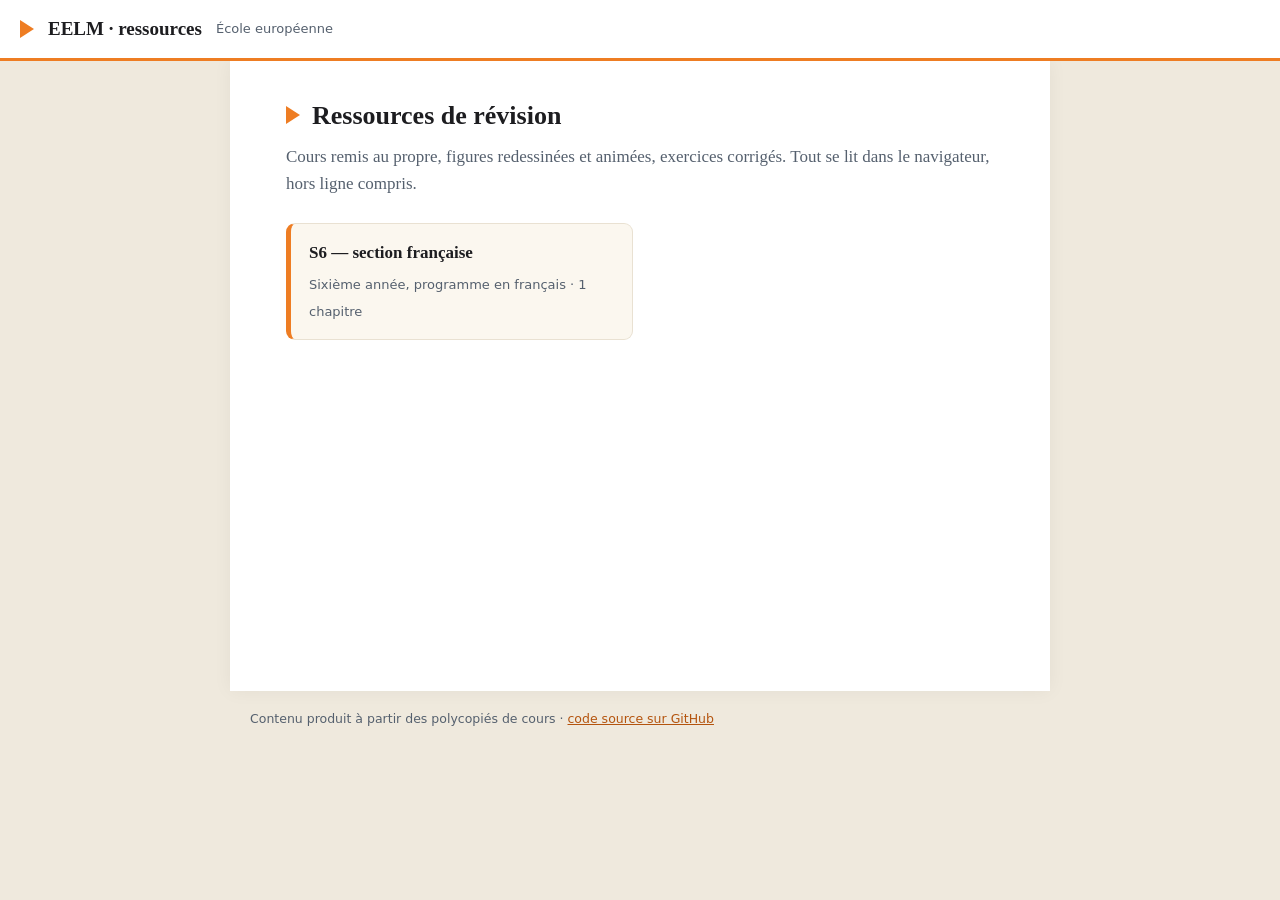
<file: index.html>
<!doctype html>
<html lang="fr">
<head>
<meta charset="utf-8">
<meta name="viewport" content="width=device-width, initial-scale=1">
<title>EELM — ressources de révision</title>
<link rel="stylesheet" href="assets/site.css">
</head>
<body>
<header><span class="mark"></span><h1>EELM · ressources</h1><span class="sub">École européenne</span></header>
<main>

<h2>Ressources de révision</h2><p class="lead">Cours remis au propre, figures redessinées et animées, exercices corrigés. Tout se lit dans le navigateur, hors ligne compris.</p><div class="cards"><a class="card" href="S6FR/"><b>S6 — section française</b><span>Sixième année, programme en français · 1 chapitre</span></a></div>
</main>
<footer>Contenu produit à partir des polycopiés de cours · <a href="https://github.com/owulveryck/eelm">code source sur GitHub</a></footer>
</body>
</html>
</file>
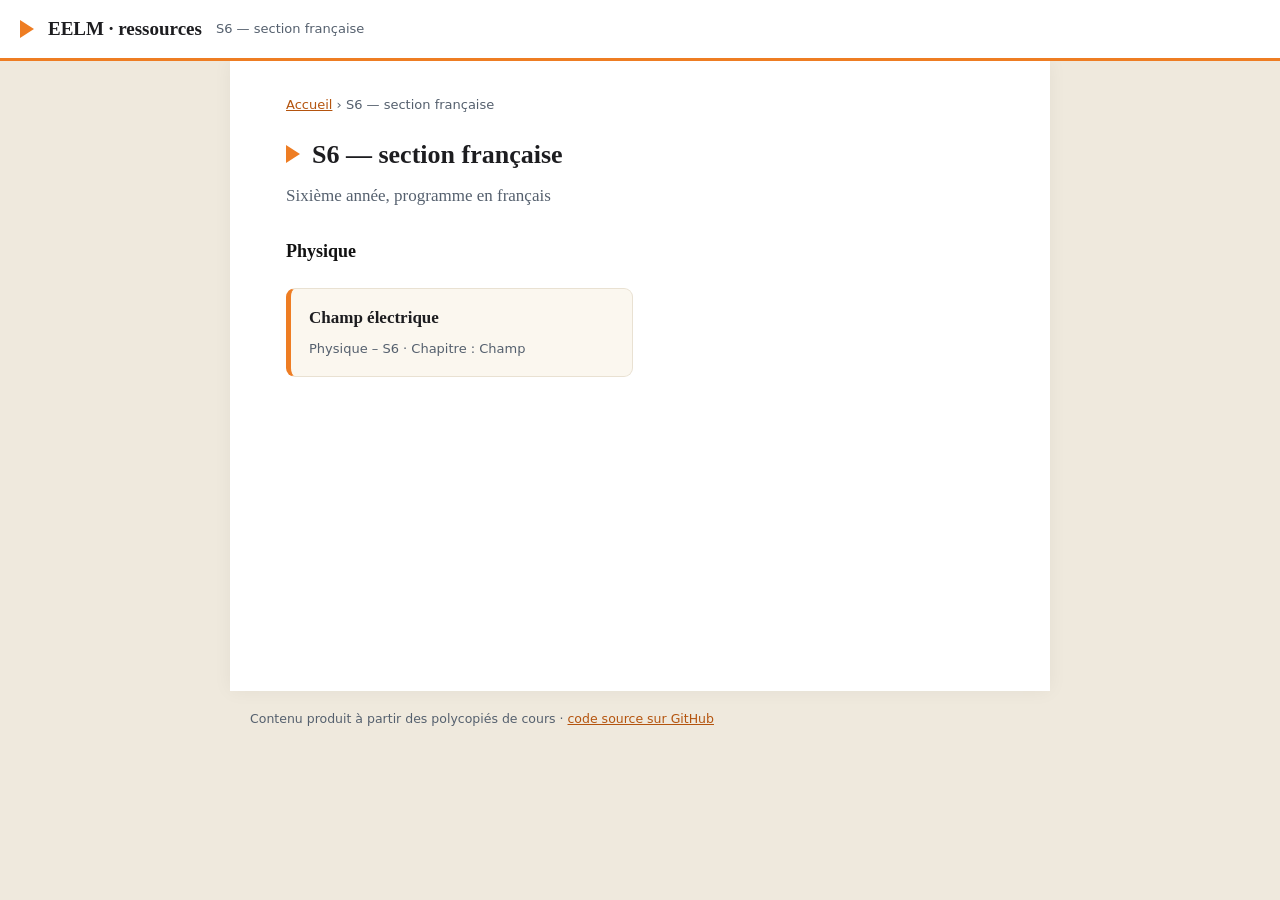
<file: S6FR/index.html>
<!doctype html>
<html lang="fr">
<head>
<meta charset="utf-8">
<meta name="viewport" content="width=device-width, initial-scale=1">
<title>S6 — section française — EELM</title>
<link rel="stylesheet" href="../assets/site.css">
</head>
<body>
<header><span class="mark"></span><h1>EELM · ressources</h1><span class="sub">S6 — section française</span></header>
<main>
<nav class="fil"><a href="../">Accueil</a> › S6 — section française</nav>
<h2>S6 — section française</h2><p class="lead">Sixième année, programme en français</p><h3>Physique</h3><div class="cards"><a class="card" href="physique/champ/"><b>Champ électrique</b><span>Physique – S6 · Chapitre : Champ</span></a></div>
</main>
<footer>Contenu produit à partir des polycopiés de cours · <a href="https://github.com/owulveryck/eelm">code source sur GitHub</a></footer>
</body>
</html>
</file>
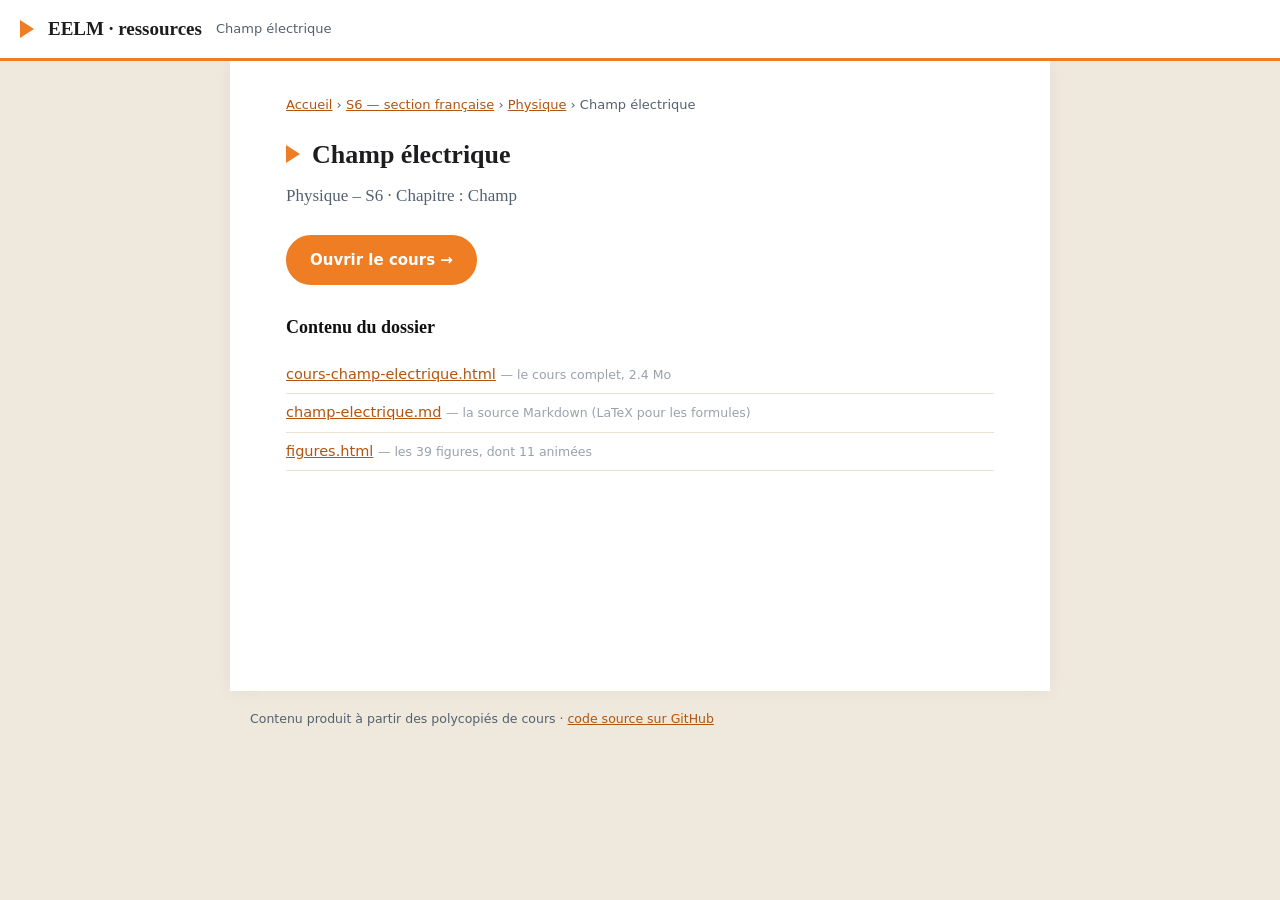
<file: S6FR/physique/champ/index.html>
<!doctype html>
<html lang="fr">
<head>
<meta charset="utf-8">
<meta name="viewport" content="width=device-width, initial-scale=1">
<title>Champ électrique — EELM</title>
<link rel="stylesheet" href="../../../assets/site.css">
</head>
<body>
<header><span class="mark"></span><h1>EELM · ressources</h1><span class="sub">Champ électrique</span></header>
<main>
<nav class="fil"><a href="../../../">Accueil</a> › <a href="../../">S6 — section française</a> › <a href="../">Physique</a> › Champ électrique</nav>
<h2>Champ électrique</h2><p class="lead">Physique – S6 · Chapitre : Champ</p><p><a class="btn" href="cours-champ-electrique.html">Ouvrir le cours →</a></p><h3>Contenu du dossier</h3><ul class="files"><li><a href="cours-champ-electrique.html">cours-champ-electrique.html</a> <span class="meta">— le cours complet, 2.4 Mo</span></li><li><a href="champ-electrique.md">champ-electrique.md</a> <span class="meta">— la source Markdown (LaTeX pour les formules)</span></li><li><a href="figures.html">figures.html</a> <span class="meta">— les 39 figures, dont 11 animées</span></li></ul>
</main>
<footer>Contenu produit à partir des polycopiés de cours · <a href="https://github.com/owulveryck/eelm">code source sur GitHub</a></footer>
</body>
</html>
</file>
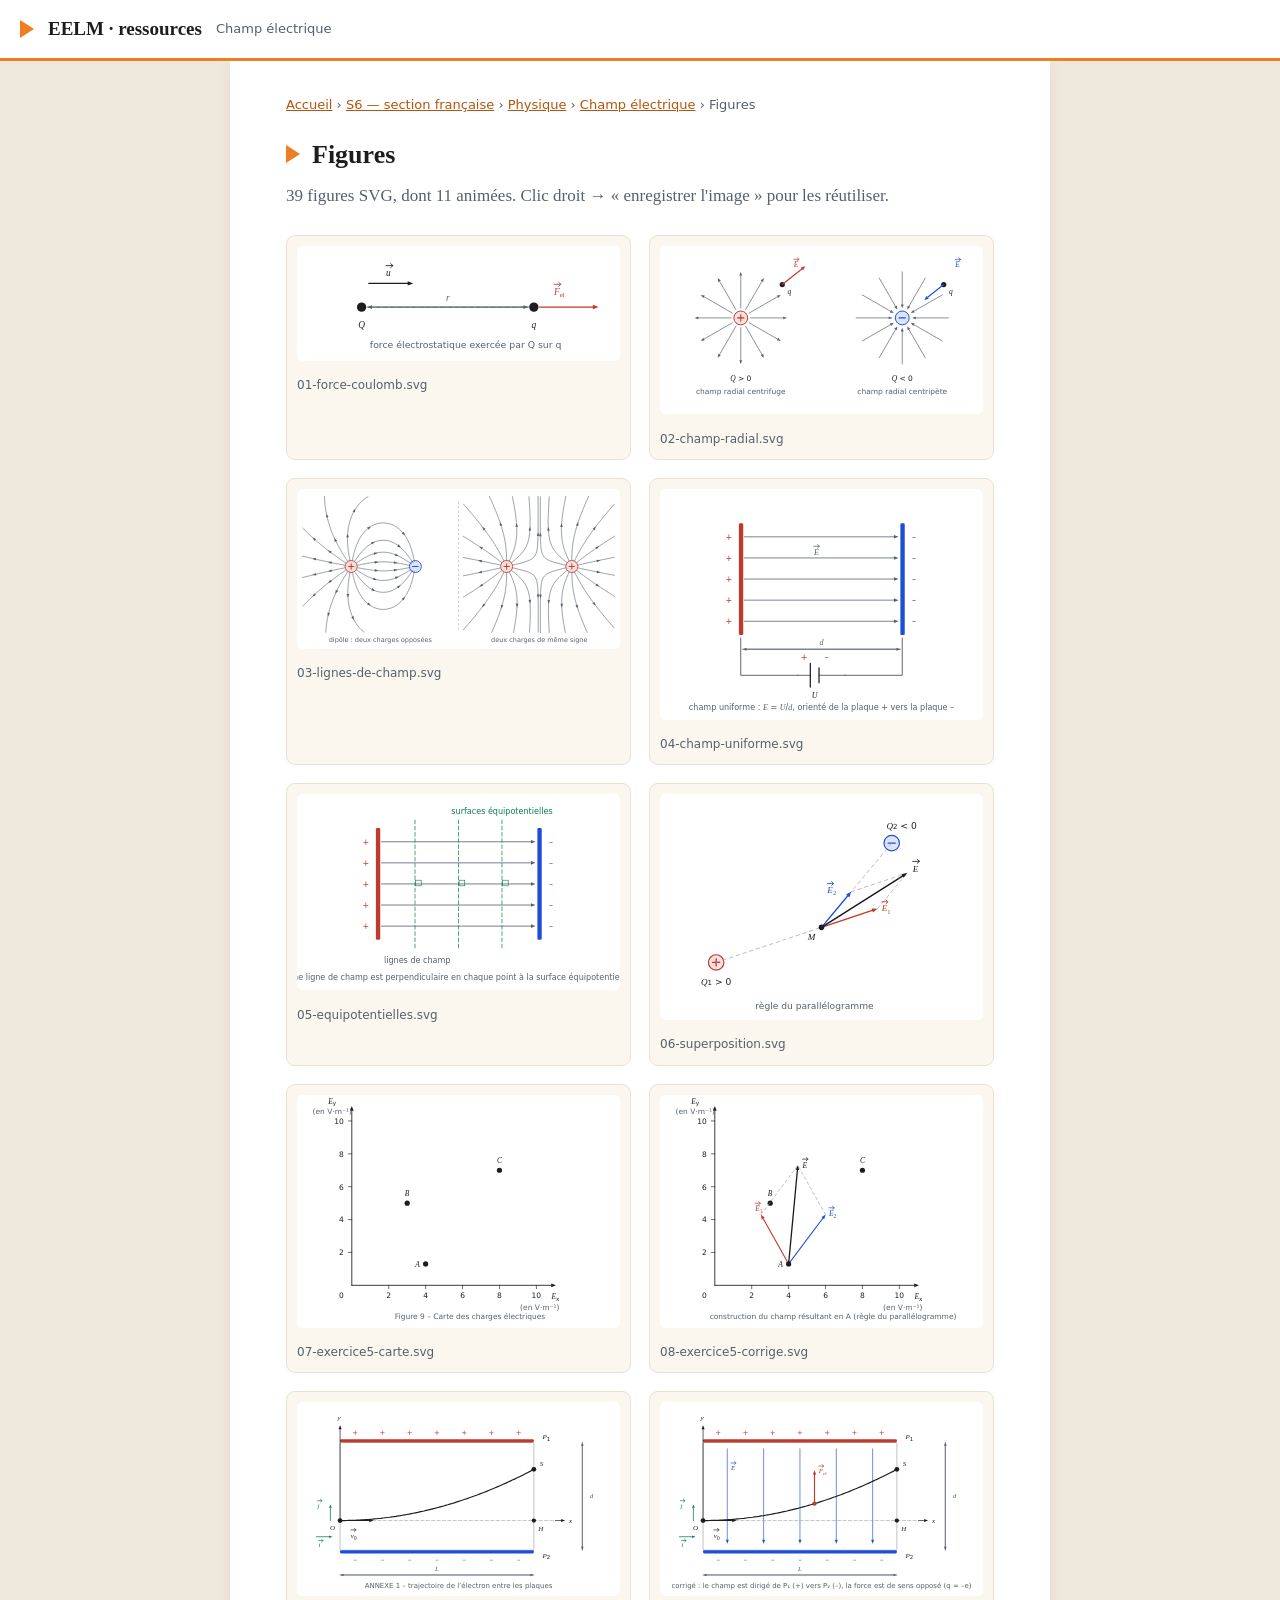
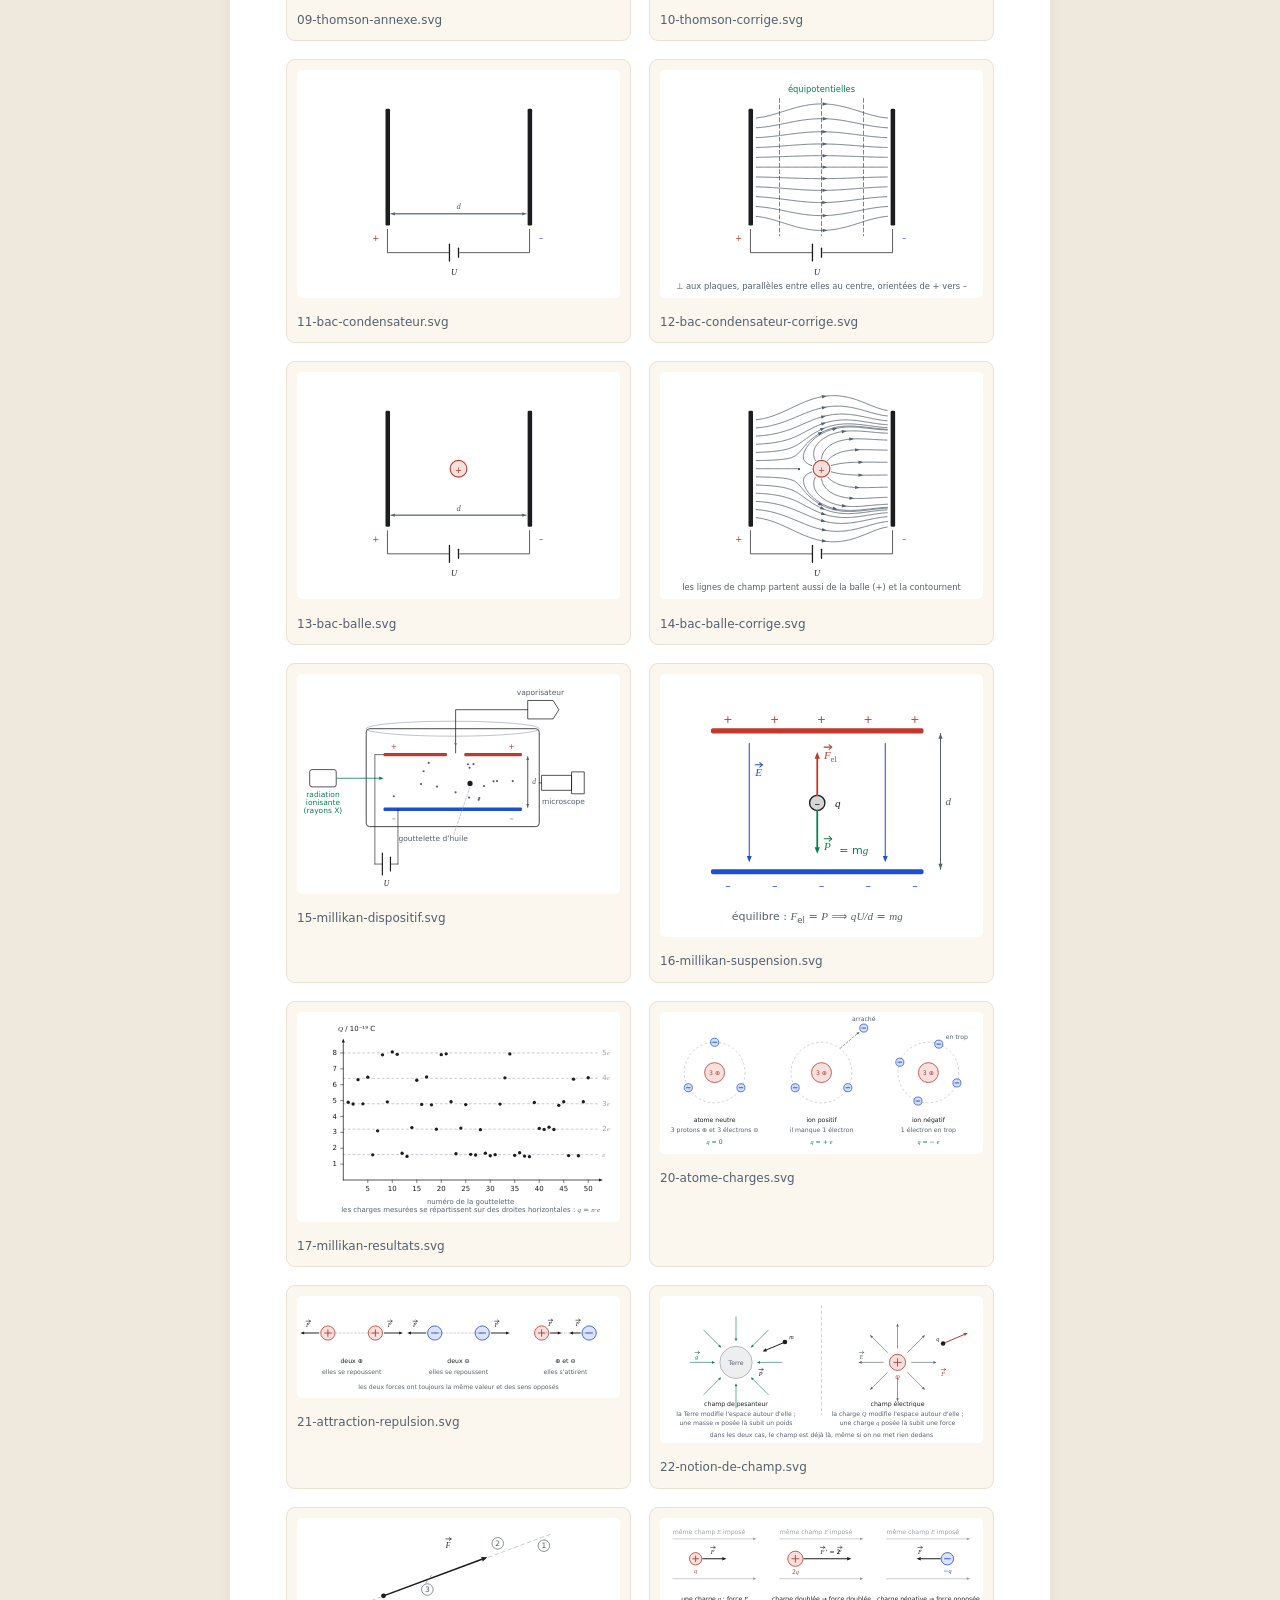
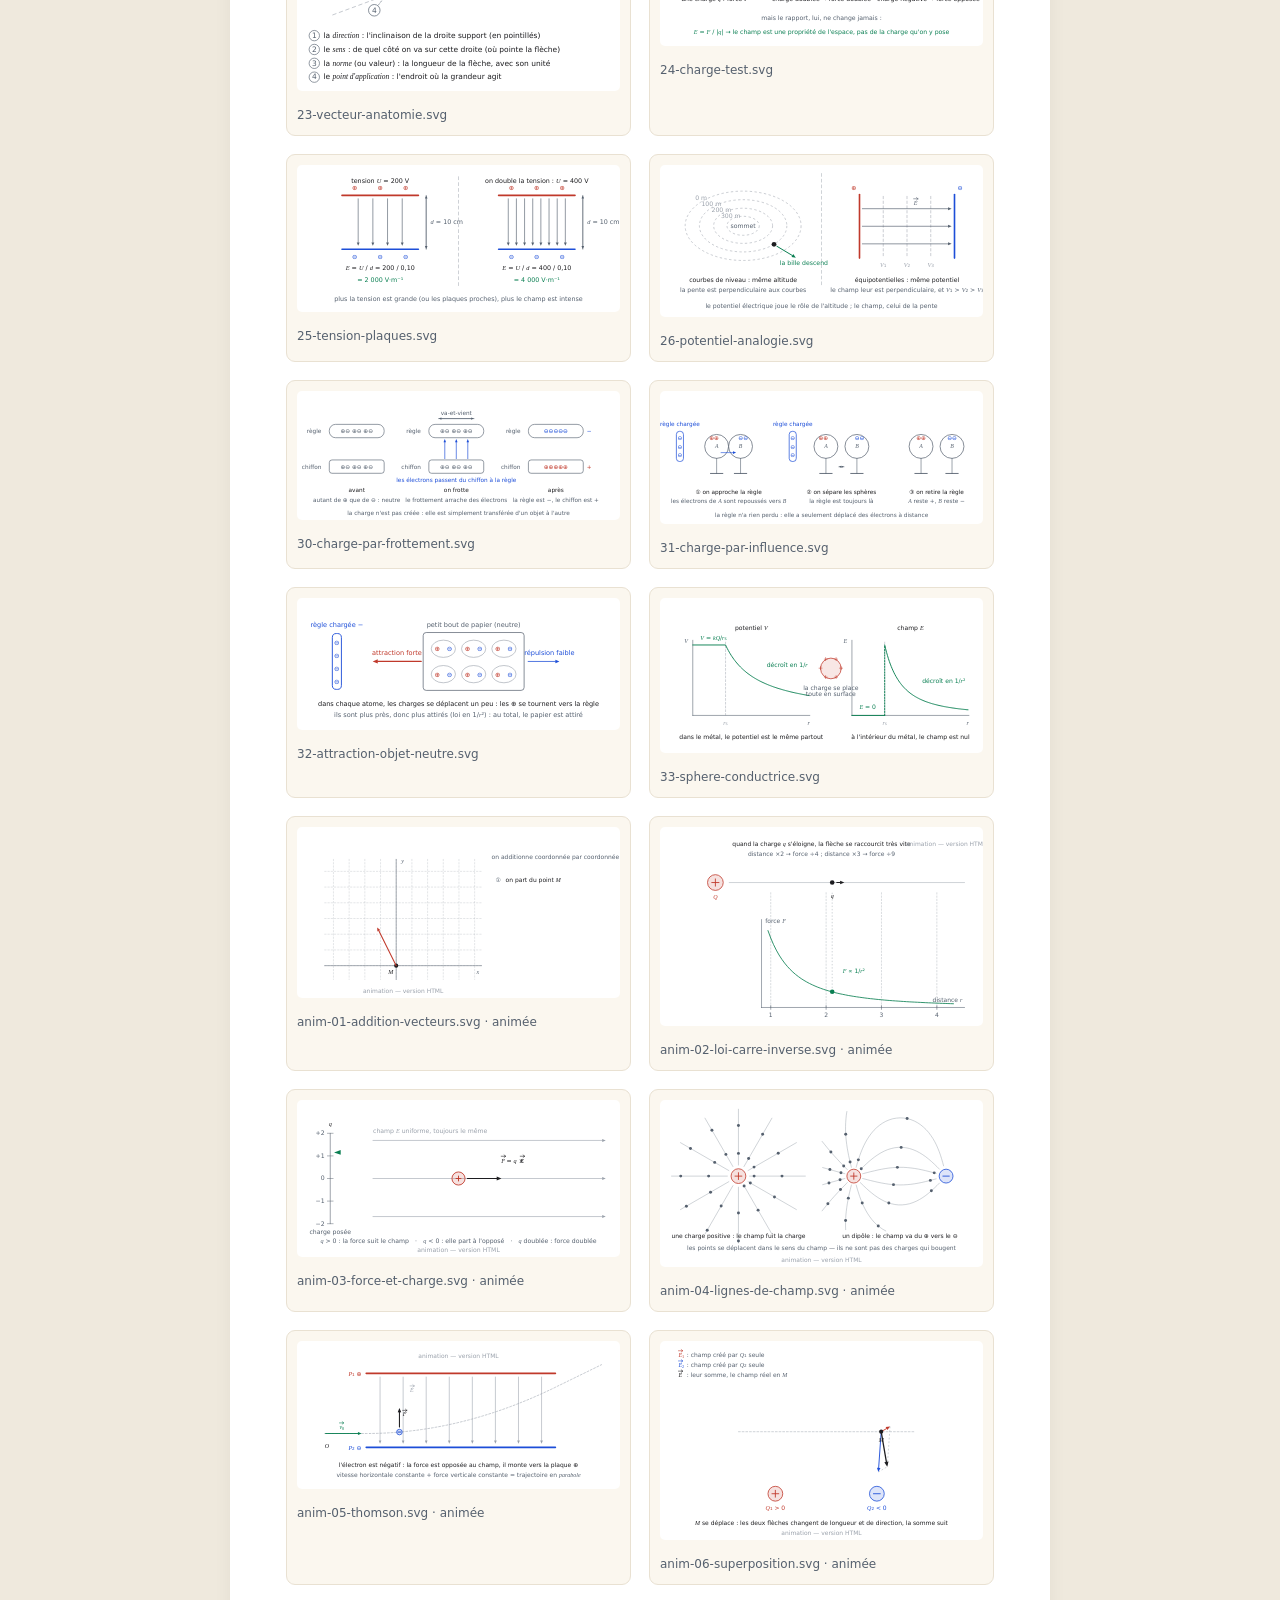
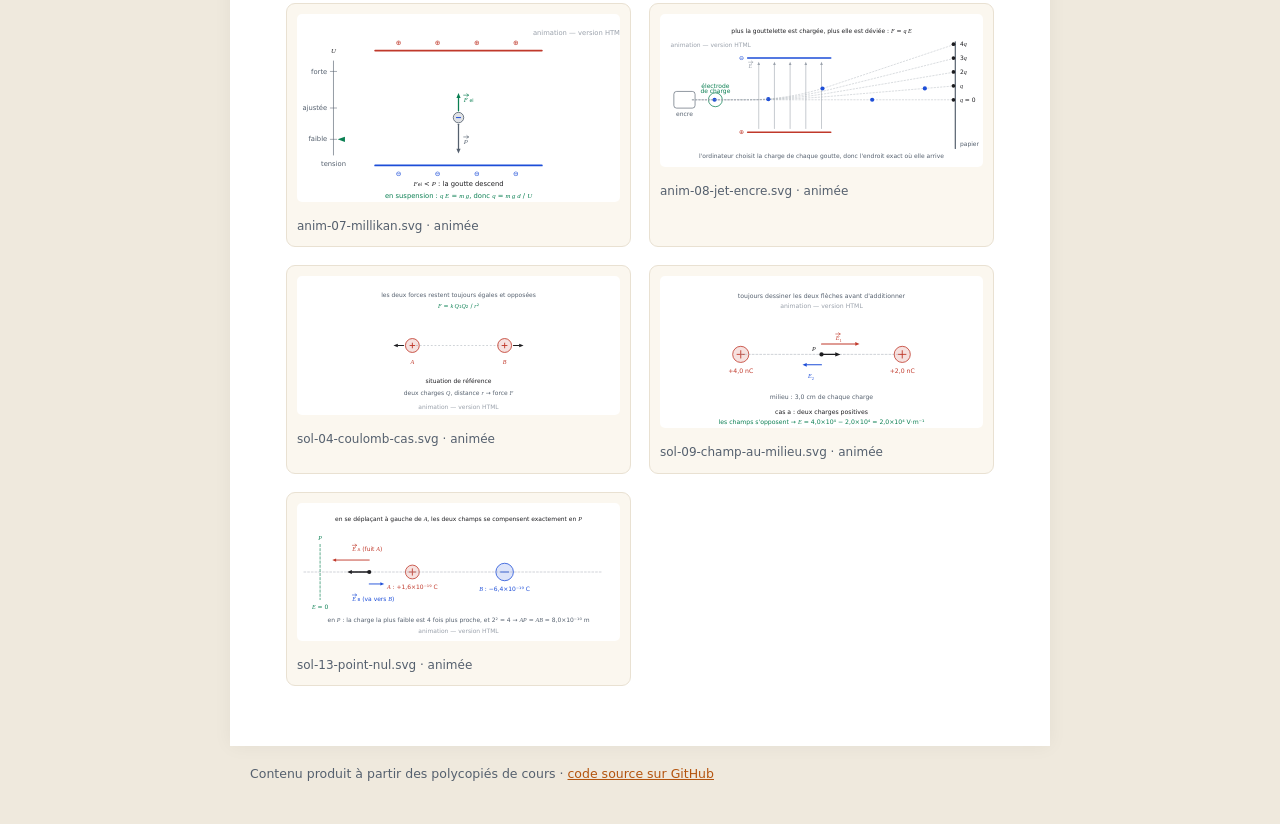
<file: S6FR/physique/champ/figures.html>
<!doctype html>
<html lang="fr">
<head>
<meta charset="utf-8">
<meta name="viewport" content="width=device-width, initial-scale=1">
<title>Figures — Champ électrique</title>
<link rel="stylesheet" href="../../../assets/site.css">
</head>
<body>
<header><span class="mark"></span><h1>EELM · ressources</h1><span class="sub">Champ électrique</span></header>
<main>
<nav class="fil"><a href="../../../">Accueil</a> › <a href="../../">S6 — section française</a> › <a href="../">Physique</a> › <a href="./">Champ électrique</a> › Figures</nav>
<h2>Figures</h2><p class="lead">39 figures SVG, dont 11 animées. Clic droit → « enregistrer l'image » pour les réutiliser.</p><div class="gal"><figure><img src="figures/01-force-coulomb.svg" alt="01-force-coulomb.svg" loading="lazy"><figcaption>01-force-coulomb.svg</figcaption></figure><figure><img src="figures/02-champ-radial.svg" alt="02-champ-radial.svg" loading="lazy"><figcaption>02-champ-radial.svg</figcaption></figure><figure><img src="figures/03-lignes-de-champ.svg" alt="03-lignes-de-champ.svg" loading="lazy"><figcaption>03-lignes-de-champ.svg</figcaption></figure><figure><img src="figures/04-champ-uniforme.svg" alt="04-champ-uniforme.svg" loading="lazy"><figcaption>04-champ-uniforme.svg</figcaption></figure><figure><img src="figures/05-equipotentielles.svg" alt="05-equipotentielles.svg" loading="lazy"><figcaption>05-equipotentielles.svg</figcaption></figure><figure><img src="figures/06-superposition.svg" alt="06-superposition.svg" loading="lazy"><figcaption>06-superposition.svg</figcaption></figure><figure><img src="figures/07-exercice5-carte.svg" alt="07-exercice5-carte.svg" loading="lazy"><figcaption>07-exercice5-carte.svg</figcaption></figure><figure><img src="figures/08-exercice5-corrige.svg" alt="08-exercice5-corrige.svg" loading="lazy"><figcaption>08-exercice5-corrige.svg</figcaption></figure><figure><img src="figures/09-thomson-annexe.svg" alt="09-thomson-annexe.svg" loading="lazy"><figcaption>09-thomson-annexe.svg</figcaption></figure><figure><img src="figures/10-thomson-corrige.svg" alt="10-thomson-corrige.svg" loading="lazy"><figcaption>10-thomson-corrige.svg</figcaption></figure><figure><img src="figures/11-bac-condensateur.svg" alt="11-bac-condensateur.svg" loading="lazy"><figcaption>11-bac-condensateur.svg</figcaption></figure><figure><img src="figures/12-bac-condensateur-corrige.svg" alt="12-bac-condensateur-corrige.svg" loading="lazy"><figcaption>12-bac-condensateur-corrige.svg</figcaption></figure><figure><img src="figures/13-bac-balle.svg" alt="13-bac-balle.svg" loading="lazy"><figcaption>13-bac-balle.svg</figcaption></figure><figure><img src="figures/14-bac-balle-corrige.svg" alt="14-bac-balle-corrige.svg" loading="lazy"><figcaption>14-bac-balle-corrige.svg</figcaption></figure><figure><img src="figures/15-millikan-dispositif.svg" alt="15-millikan-dispositif.svg" loading="lazy"><figcaption>15-millikan-dispositif.svg</figcaption></figure><figure><img src="figures/16-millikan-suspension.svg" alt="16-millikan-suspension.svg" loading="lazy"><figcaption>16-millikan-suspension.svg</figcaption></figure><figure><img src="figures/17-millikan-resultats.svg" alt="17-millikan-resultats.svg" loading="lazy"><figcaption>17-millikan-resultats.svg</figcaption></figure><figure><img src="figures/20-atome-charges.svg" alt="20-atome-charges.svg" loading="lazy"><figcaption>20-atome-charges.svg</figcaption></figure><figure><img src="figures/21-attraction-repulsion.svg" alt="21-attraction-repulsion.svg" loading="lazy"><figcaption>21-attraction-repulsion.svg</figcaption></figure><figure><img src="figures/22-notion-de-champ.svg" alt="22-notion-de-champ.svg" loading="lazy"><figcaption>22-notion-de-champ.svg</figcaption></figure><figure><img src="figures/23-vecteur-anatomie.svg" alt="23-vecteur-anatomie.svg" loading="lazy"><figcaption>23-vecteur-anatomie.svg</figcaption></figure><figure><img src="figures/24-charge-test.svg" alt="24-charge-test.svg" loading="lazy"><figcaption>24-charge-test.svg</figcaption></figure><figure><img src="figures/25-tension-plaques.svg" alt="25-tension-plaques.svg" loading="lazy"><figcaption>25-tension-plaques.svg</figcaption></figure><figure><img src="figures/26-potentiel-analogie.svg" alt="26-potentiel-analogie.svg" loading="lazy"><figcaption>26-potentiel-analogie.svg</figcaption></figure><figure><img src="figures/30-charge-par-frottement.svg" alt="30-charge-par-frottement.svg" loading="lazy"><figcaption>30-charge-par-frottement.svg</figcaption></figure><figure><img src="figures/31-charge-par-influence.svg" alt="31-charge-par-influence.svg" loading="lazy"><figcaption>31-charge-par-influence.svg</figcaption></figure><figure><img src="figures/32-attraction-objet-neutre.svg" alt="32-attraction-objet-neutre.svg" loading="lazy"><figcaption>32-attraction-objet-neutre.svg</figcaption></figure><figure><img src="figures/33-sphere-conductrice.svg" alt="33-sphere-conductrice.svg" loading="lazy"><figcaption>33-sphere-conductrice.svg</figcaption></figure><figure><img src="figures/anim-01-addition-vecteurs.svg" alt="anim-01-addition-vecteurs.svg" loading="lazy"><figcaption>anim-01-addition-vecteurs.svg · animée</figcaption></figure><figure><img src="figures/anim-02-loi-carre-inverse.svg" alt="anim-02-loi-carre-inverse.svg" loading="lazy"><figcaption>anim-02-loi-carre-inverse.svg · animée</figcaption></figure><figure><img src="figures/anim-03-force-et-charge.svg" alt="anim-03-force-et-charge.svg" loading="lazy"><figcaption>anim-03-force-et-charge.svg · animée</figcaption></figure><figure><img src="figures/anim-04-lignes-de-champ.svg" alt="anim-04-lignes-de-champ.svg" loading="lazy"><figcaption>anim-04-lignes-de-champ.svg · animée</figcaption></figure><figure><img src="figures/anim-05-thomson.svg" alt="anim-05-thomson.svg" loading="lazy"><figcaption>anim-05-thomson.svg · animée</figcaption></figure><figure><img src="figures/anim-06-superposition.svg" alt="anim-06-superposition.svg" loading="lazy"><figcaption>anim-06-superposition.svg · animée</figcaption></figure><figure><img src="figures/anim-07-millikan.svg" alt="anim-07-millikan.svg" loading="lazy"><figcaption>anim-07-millikan.svg · animée</figcaption></figure><figure><img src="figures/anim-08-jet-encre.svg" alt="anim-08-jet-encre.svg" loading="lazy"><figcaption>anim-08-jet-encre.svg · animée</figcaption></figure><figure><img src="figures/sol-04-coulomb-cas.svg" alt="sol-04-coulomb-cas.svg" loading="lazy"><figcaption>sol-04-coulomb-cas.svg · animée</figcaption></figure><figure><img src="figures/sol-09-champ-au-milieu.svg" alt="sol-09-champ-au-milieu.svg" loading="lazy"><figcaption>sol-09-champ-au-milieu.svg · animée</figcaption></figure><figure><img src="figures/sol-13-point-nul.svg" alt="sol-13-point-nul.svg" loading="lazy"><figcaption>sol-13-point-nul.svg · animée</figcaption></figure></div>
</main>
<footer>Contenu produit à partir des polycopiés de cours · <a href="https://github.com/owulveryck/eelm">code source sur GitHub</a></footer>
</body>
</html>
</file>
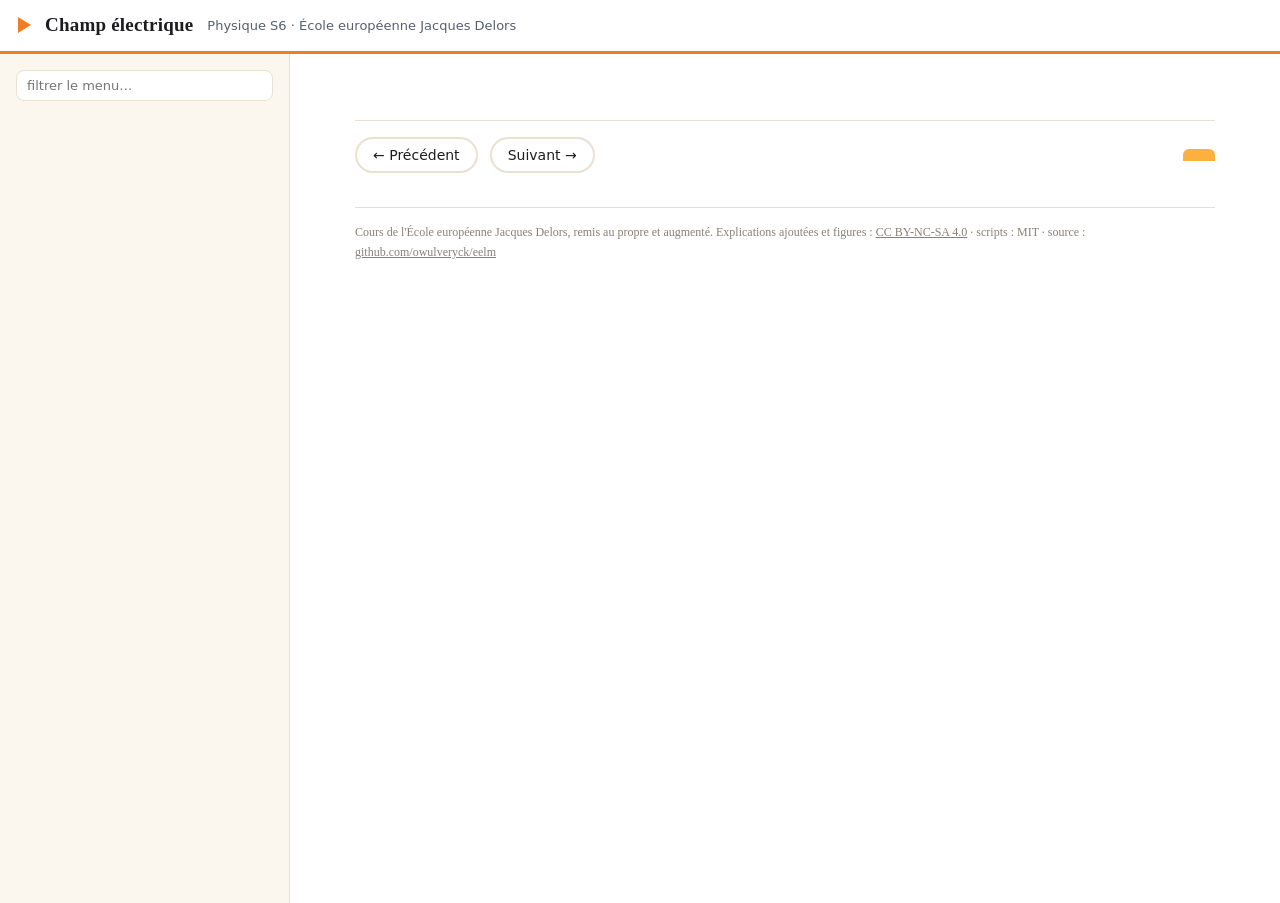
<file: S6FR/physique/champ/site-template.html>
<!doctype html>
<html lang="fr">
<head>
<meta charset="utf-8">
<meta name="viewport" content="width=device-width, initial-scale=1">
<title>Champ électrique — Physique S6</title>
<!--KATEXCSS-->
<style>
:root{
  --orange:#ee7d23; --orange-soft:#fbb040; --red:#e03c31; --yellow:#fff8c9;
  --ink:#1d1d20; --mut:#55606e; --soft:#9aa1ab;
  --cream:#fbf7ef; --line:#e9e1d2; --blue:#1d4ed8; --green:#0a7f52;
  --serif:Georgia,"Iowan Old Style","Palatino Linotype",Palatino,serif;
  --sans:ui-sans-serif,system-ui,"Segoe UI",Roboto,Helvetica,Arial,sans-serif;
}
*{box-sizing:border-box}
html{color-scheme:light}
body{margin:0;background:#efe9dd;color:var(--ink);font-family:var(--serif);font-size:17px;line-height:1.62;
     -webkit-text-size-adjust:100%}
/* ---------- barre du haut ---------- */
#top{position:sticky;top:0;z-index:30;display:flex;align-items:center;gap:14px;
     background:#fff;border-bottom:3px solid var(--orange);padding:10px 18px}
#top .mark{width:0;height:0;border-left:13px solid var(--orange);border-top:8px solid transparent;
           border-bottom:8px solid transparent;flex:none}
#top h1{font-size:19px;margin:0;font-weight:700;letter-spacing:.2px}
#top .sub{color:var(--mut);font-size:13px;font-family:var(--sans)}
#burger{margin-left:auto;display:none;font-size:22px;background:none;border:1px solid var(--line);
        border-radius:7px;padding:2px 10px;cursor:pointer}
/* ---------- mise en page ---------- */
#wrap{display:flex;align-items:flex-start}
#side{width:290px;flex:none;background:var(--cream);border-right:1px solid var(--line);
      position:sticky;top:51px;height:calc(100vh - 51px);overflow:auto;padding:16px 0 60px}
#side input{width:calc(100% - 32px);margin:0 16px 14px;padding:7px 10px;border:1px solid var(--line);
            border-radius:8px;font-family:var(--sans);font-size:13px;background:#fff}
.navgroup h3{font-family:var(--sans);font-size:11px;letter-spacing:.12em;text-transform:uppercase;
             color:var(--orange);margin:16px 16px 6px;font-weight:700}
.navgroup ul{list-style:none;margin:0;padding:0}
.navgroup a{display:block;padding:5px 16px 5px 20px;color:var(--ink);text-decoration:none;
            font-family:var(--sans);font-size:13.5px;line-height:1.35;border-left:3px solid transparent}
.navgroup a:hover{background:#f3ebdc}
.navgroup a.on{background:#fff;border-left-color:var(--orange);font-weight:600}
main{flex:1;min-width:0;background:#fff;min-height:calc(100vh - 51px);
     padding:30px clamp(18px,4vw,60px) 40px;box-shadow:0 0 18px rgba(0,0,0,.05)}
.inner{max-width:860px;margin:0 auto}
/* ---------- contenu ---------- */
.pane{display:none}
.pane.active{display:block;animation:fade .25s ease}
@keyframes fade{from{opacity:0;transform:translateY(4px)}to{opacity:1;transform:none}}
h2{font-size:27px;line-height:1.25;margin:4px 0 20px;position:relative;padding-left:26px}
h2::before{content:"";position:absolute;left:0;top:.42em;width:0;height:0;
           border-left:14px solid var(--orange);border-top:9px solid transparent;border-bottom:9px solid transparent}
h3{font-size:19px;margin:30px 0 8px;color:#111}
h4{font-size:16.5px;margin:22px 0 6px;color:var(--mut);font-family:var(--sans)}
p{margin:.7em 0}
a{color:#b4540e}
strong{font-weight:700}
ul,ol{padding-left:22px}
li{margin:.3em 0}
li::marker{color:var(--orange)}
hr{border:none;border-top:1px solid var(--line);margin:28px 0}
/* formules : la boite jaune du livre (rendu KaTeX) */
.katex-display{margin:20px 0;overflow-x:auto;overflow-y:hidden;padding:3px 0}
.katex-display>.katex{display:inline-block;background:var(--yellow);border:2px solid var(--red);
  border-radius:5px;padding:11px 20px}
blockquote .katex-display>.katex,td .katex-display>.katex,li .katex-display>.katex{
  background:none;border:none;padding:0}
blockquote .katex-display{margin:12px 0}
.katex{font-size:1.1em}
/* repli si la compilation s'est faite sans KaTeX */
math[display="block"]{display:block;width:max-content;max-width:100%;margin:18px auto;padding:12px 20px;
  background:var(--yellow);border:2px solid var(--red);border-radius:5px;overflow-x:auto}
blockquote math[display="block"],td math[display="block"]{background:none;border:none;padding:4px 0}
/* citations / encadres */
blockquote{margin:20px 0;padding:14px 18px;background:var(--cream);border-left:4px solid var(--soft);
           border-radius:0 8px 8px 0}
blockquote p:first-child{margin-top:0} blockquote p:last-child{margin-bottom:0}
blockquote.enclair{background:#eef5ff;border-left-color:var(--blue)}
blockquote.retenir{background:#fff6e5;border-left-color:var(--orange)}
blockquote.exemple{background:#eefaf3;border-left-color:var(--green)}
blockquote.note{background:#f7f3ea;border-left-color:var(--soft)}
blockquote.tldr{margin:0 0 22px;background:#eef2f6;border-left-color:#5c7d99;color:#30414f}
blockquote.tldr > p:first-child > strong:first-child{display:block;margin-bottom:4px;color:#5c7d99;
  font-size:12px;letter-spacing:.12em;text-transform:uppercase}
blockquote.pourexos{margin:30px 0 4px;background:#fff6e5;border:2px solid var(--orange);
  border-left-width:5px;border-radius:3px;padding:16px 20px}
blockquote.pourexos > p:first-child > strong:first-child{display:block;margin-bottom:6px;color:#c25c00;
  font-size:13px;letter-spacing:.06em;text-transform:uppercase}
blockquote.pourexos ul{margin:8px 0 0;padding-left:22px} blockquote.pourexos li{margin:5px 0}
/* figures */
figure{margin:24px 0;text-align:center}
figure svg,.figsvg{max-width:100%;height:auto;display:block;margin:0 auto}
figure.bordered svg{border:1px solid var(--line);border-radius:6px;background:#fff;padding:6px}
figcaption{font-size:13.5px;color:var(--mut);font-style:italic;margin-top:8px;text-align:center;
           max-width:620px;margin-left:auto;margin-right:auto}
svg text{font-family:var(--sans);font-size:13px}
svg .it{font-family:ui-serif,Georgia,"Times New Roman",serif;font-style:italic}
.solfig{background:var(--cream);border:1px solid var(--line);border-radius:10px;padding:14px 10px 6px;margin:0 0 26px}
/* tableaux */
table{border-collapse:collapse;margin:20px auto;font-size:15.5px;width:100%}
th,td{border:1px solid var(--line);padding:7px 11px;text-align:left;vertical-align:top}
thead th{background:#fdf0e2;font-family:var(--sans);font-size:13.5px}
tbody tr:nth-child(even){background:#fcfaf6}
/* boutons */
.btn{display:inline-block;font-family:var(--sans);font-size:14px;font-weight:600;text-decoration:none;
     background:var(--orange);color:#fff;padding:9px 18px;border-radius:999px;border:2px solid var(--orange)}
.btn:hover{background:#d96c15;border-color:#d96c15}
.btn.ghost{background:#fff;color:#b4540e}
.btn.ghost:hover{background:#fdf0e2}
.solbtn{margin-top:28px}
/* lecteur vidéo : 16/9 fluide */
.ytbox{position:relative;width:100%;aspect-ratio:16/9;margin:18px 0 22px;
  border:1px solid var(--line);border-radius:6px;overflow:hidden;background:#000}
.ytbox iframe{position:absolute;inset:0;width:100%;height:100%;border:0}
@media print{.ytbox{display:none}}

/* pied de page : navigation */
#foot{max-width:860px;margin:36px auto 0;display:flex;align-items:center;gap:12px;
      border-top:1px solid var(--line);padding-top:16px}
#foot button{font-family:var(--sans);font-size:14px;background:#fff;border:2px solid var(--line);
             border-radius:999px;padding:8px 16px;cursor:pointer;color:var(--ink)}
#foot button:hover{border-color:var(--orange)}
#tab{margin-left:auto;background:var(--orange-soft);color:#5a3300;font-family:var(--sans);font-size:13px;
     font-weight:700;padding:6px 16px;border-radius:6px 6px 0 0}
/* responsive */
@media (max-width:900px){
  #burger{display:block}
  #side{position:fixed;left:0;top:51px;z-index:25;transform:translateX(-100%);transition:transform .2s;
        box-shadow:4px 0 20px rgba(0,0,0,.15)}
  #side.open{transform:none}
  main{padding:22px 16px 30px}
  h2{font-size:23px}
  body{font-size:16px}
}
#legal{margin:34px 0 0;padding-top:14px;border-top:1px solid #e6ded0;font-size:12px;
  color:#8a8077;line-height:1.7}
#legal a{color:#8a8077}
@media print{
  #side,#top,#foot,.solbtn{display:none}
  #legal{display:block}
  .pane{display:block!important;page-break-after:always}
  main{box-shadow:none}
}
</style>
</head>
<body>
<header id="top">
  <span class="mark"></span>
  <h1>Champ électrique</h1>
  <span class="sub">Physique S6 · École européenne Jacques Delors</span>
  <button id="burger" aria-label="Menu">☰</button>
</header>
<div id="wrap">
  <nav id="side">
    <input id="filtre" type="search" placeholder="filtrer le menu…" aria-label="Filtrer">
    <!--NAV-->
  </nav>
  <main>
    <div class="inner">
      <!--PANES-->
      <div id="foot">
        <button id="prev">← Précédent</button>
        <button id="next">Suivant →</button>
        <span id="tab"></span>
      </div>
      <p id="legal">Cours de l'École européenne Jacques Delors, remis au propre et augmenté.
      Explications ajoutées et figures&nbsp;: <a rel="license"
      href="https://creativecommons.org/licenses/by-nc-sa/4.0/deed.fr">CC BY-NC-SA 4.0</a> &middot;
      scripts&nbsp;: MIT &middot; source&nbsp;:
      <a href="https://github.com/owulveryck/eelm">github.com/owulveryck/eelm</a></p>
    </div>
  </main>
</div>
<script>
(function(){
  var panes = Array.prototype.slice.call(document.querySelectorAll('.pane'));
  var ids   = panes.map(function(p){return p.id;});
  var links = Array.prototype.slice.call(document.querySelectorAll('#side a'));
  var side  = document.getElementById('side');
  var tab   = document.getElementById('tab');
  var N     = <!--NPAGES-->;
  var cur   = 0;

  function show(id, push){
    var i = ids.indexOf(id);
    if(i < 0){ i = 0; id = ids[0]; }
    cur = i;
    panes.forEach(function(p, k){ p.classList.toggle('active', k === i); });
    links.forEach(function(a){ a.classList.toggle('on', a.dataset.id === id); });
    var on = links.filter(function(a){return a.dataset.id === id;})[0];
    if(on && on.scrollIntoView) on.scrollIntoView({block:'nearest'});
    tab.textContent = (i + 1) + ' / ' + N;
    if(push && location.hash.slice(1) !== id) history.replaceState(null, '', '#' + id);
    window.scrollTo(0, 0);
    side.classList.remove('open');
  }
  window.addEventListener('hashchange', function(){ show(location.hash.slice(1), false); });
  document.getElementById('prev').onclick = function(){ location.hash = ids[(cur - 1 + N) % N]; };
  document.getElementById('next').onclick = function(){ location.hash = ids[(cur + 1) % N]; };
  document.addEventListener('keydown', function(e){
    if(e.target.tagName === 'INPUT') return;
    if(e.key === 'ArrowLeft')  location.hash = ids[(cur - 1 + N) % N];
    if(e.key === 'ArrowRight') location.hash = ids[(cur + 1) % N];
  });
  document.getElementById('burger').onclick = function(){ side.classList.toggle('open'); };
  document.getElementById('filtre').oninput = function(){
    var q = this.value.toLowerCase().trim();
    links.forEach(function(a){
      a.parentNode.style.display = (!q || a.textContent.toLowerCase().indexOf(q) >= 0) ? '' : 'none';
    });
    document.querySelectorAll('.navgroup').forEach(function(g){
      var vis = Array.prototype.slice.call(g.querySelectorAll('li')).some(function(li){
        return li.style.display !== 'none';
      });
      g.style.display = vis ? '' : 'none';
    });
  };
  show(location.hash.slice(1) || ids[0], true);
})();
</script>
</body>
</html>
</file>
<file: assets/site.css>
/* EELM — feuille de style commune des pages d'index (reprend l'allure du manuel) */
:root{
  --orange:#ee7d23; --orange-soft:#fbb040; --red:#e03c31; --yellow:#fff8c9;
  --ink:#1d1d20; --mut:#55606e; --soft:#9aa1ab; --cream:#fbf7ef; --line:#e9e1d2;
  --serif:Georgia,"Iowan Old Style","Palatino Linotype",Palatino,serif;
  --sans:ui-sans-serif,system-ui,"Segoe UI",Roboto,Helvetica,Arial,sans-serif;
}
*{box-sizing:border-box}
html{color-scheme:light}
body{margin:0;background:#efe9dd;color:var(--ink);font-family:var(--serif);font-size:17px;line-height:1.6}
header{background:#fff;border-bottom:3px solid var(--orange);padding:14px 20px;display:flex;
       align-items:center;gap:14px;position:sticky;top:0;z-index:5}
header .mark{width:0;height:0;border-left:14px solid var(--orange);border-top:9px solid transparent;
             border-bottom:9px solid transparent;flex:none}
header h1{font-size:19px;margin:0;font-weight:700}
header .sub{font-family:var(--sans);font-size:13px;color:var(--mut)}
main{max-width:820px;margin:0 auto;background:#fff;min-height:70vh;padding:34px clamp(18px,5vw,56px) 60px;
     box-shadow:0 0 18px rgba(0,0,0,.05)}
h2{font-size:26px;margin:0 0 6px;position:relative;padding-left:26px}
h2::before{content:"";position:absolute;left:0;top:.42em;width:0;height:0;border-left:14px solid var(--orange);
           border-top:9px solid transparent;border-bottom:9px solid transparent}
p.lead{color:var(--mut);margin:0 0 26px}
nav.fil{font-family:var(--sans);font-size:13px;color:var(--mut);margin-bottom:18px}
nav.fil a{color:#b4540e}
.cards{display:grid;gap:14px;grid-template-columns:repeat(auto-fill,minmax(260px,1fr));margin:22px 0}
a.card{display:block;text-decoration:none;color:inherit;background:var(--cream);border:1px solid var(--line);
       border-left:5px solid var(--orange);border-radius:9px;padding:15px 18px}
a.card:hover{background:#fff6e9;border-left-color:var(--red)}
a.card b{display:block;font-size:17px;margin-bottom:3px}
a.card span{font-family:var(--sans);font-size:13px;color:var(--mut)}
.btn{display:inline-block;font-family:var(--sans);font-size:15px;font-weight:600;text-decoration:none;
     background:var(--orange);color:#fff;padding:11px 22px;border-radius:999px;border:2px solid var(--orange)}
.btn:hover{background:#d96c15;border-color:#d96c15}
.btn.ghost{background:#fff;color:#b4540e}
ul.files{list-style:none;padding:0;font-family:var(--sans);font-size:14.5px}
ul.files li{padding:7px 0;border-bottom:1px solid var(--line)}
ul.files a{color:#b4540e}
ul.files .meta{color:var(--soft);font-size:12.5px}
.gal{display:grid;gap:18px;grid-template-columns:repeat(auto-fill,minmax(300px,1fr));margin-top:20px}
.gal figure{margin:0;background:var(--cream);border:1px solid var(--line);border-radius:9px;padding:10px}
.gal img{width:100%;height:auto;background:#fff;border-radius:5px}
.gal figcaption{font-family:var(--sans);font-size:12px;color:var(--mut);margin-top:7px;word-break:break-all}
footer{max-width:820px;margin:0 auto;padding:18px 20px 40px;font-family:var(--sans);font-size:12.5px;color:var(--mut)}
footer a{color:#b4540e}
@media(max-width:640px){main{padding:22px 16px 40px}body{font-size:16px}}
h3{font-size:18px;margin:28px 0 4px;color:#111}
</file>
